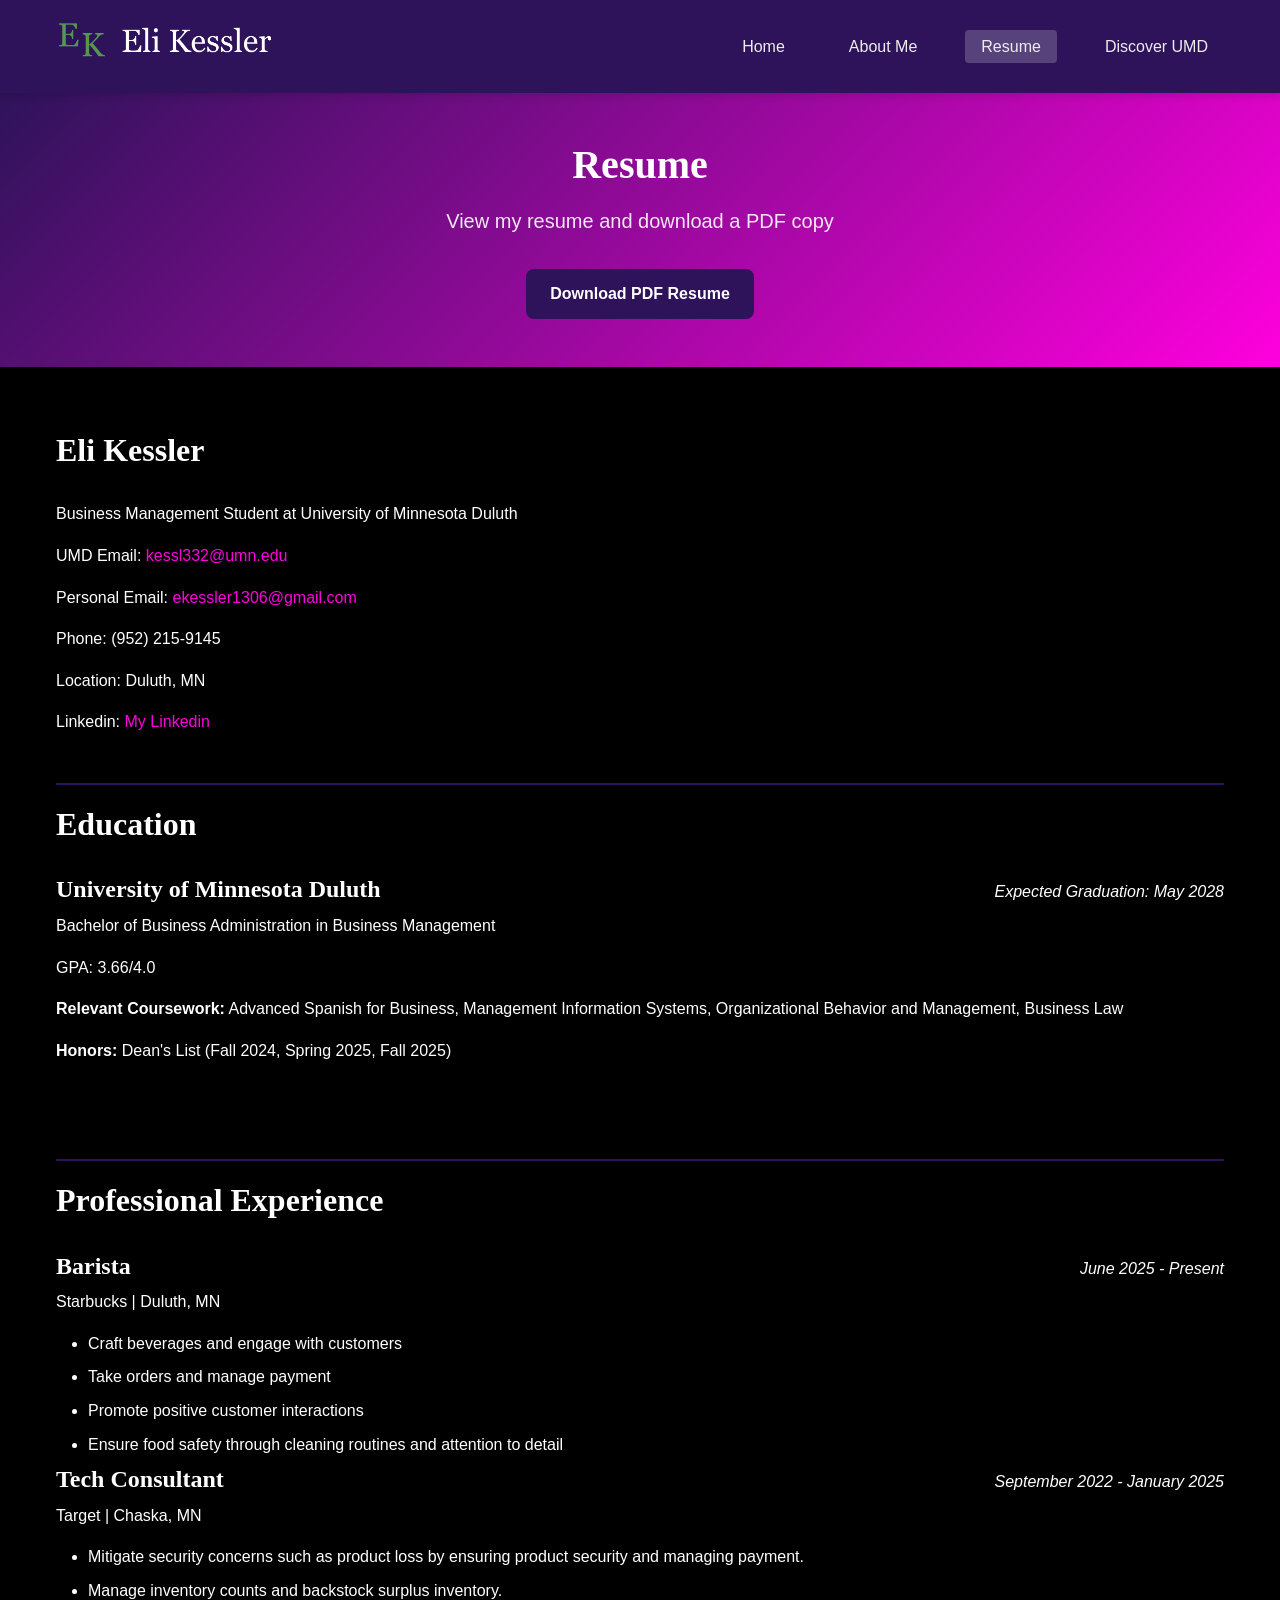
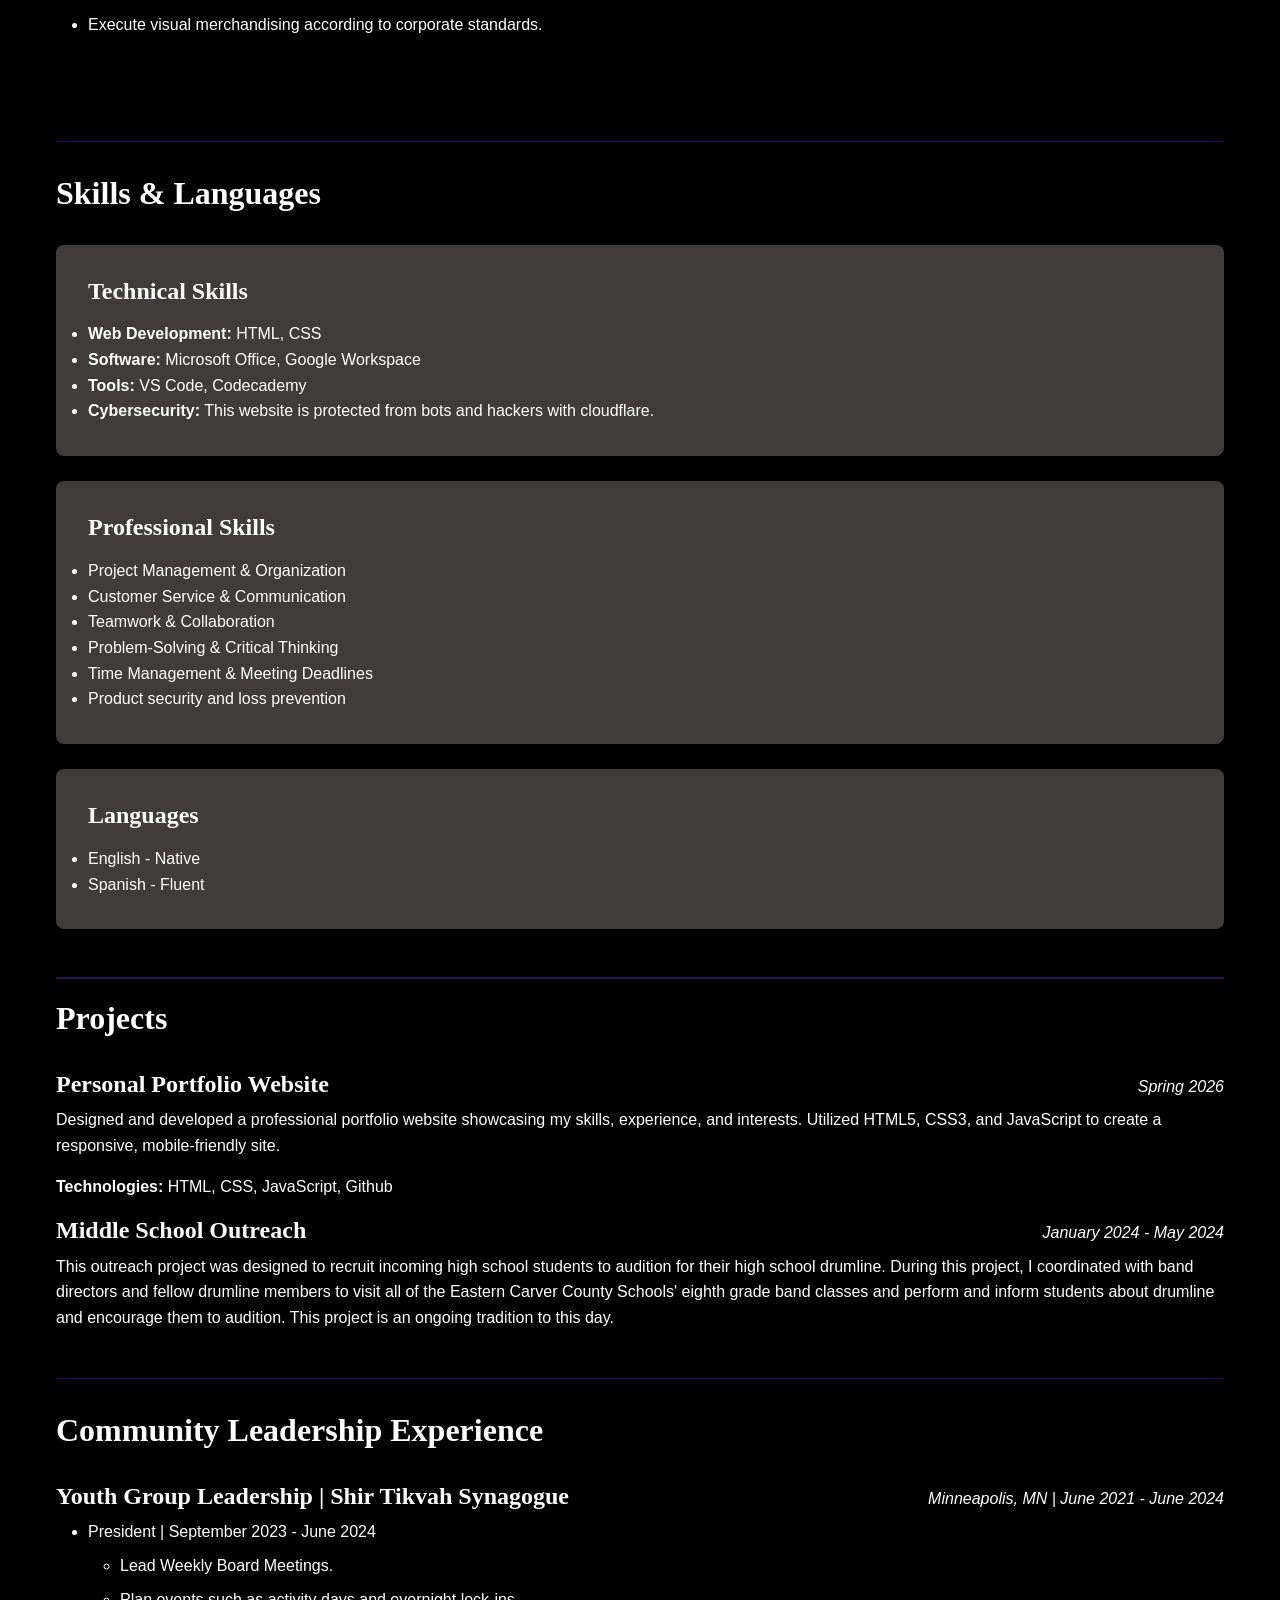
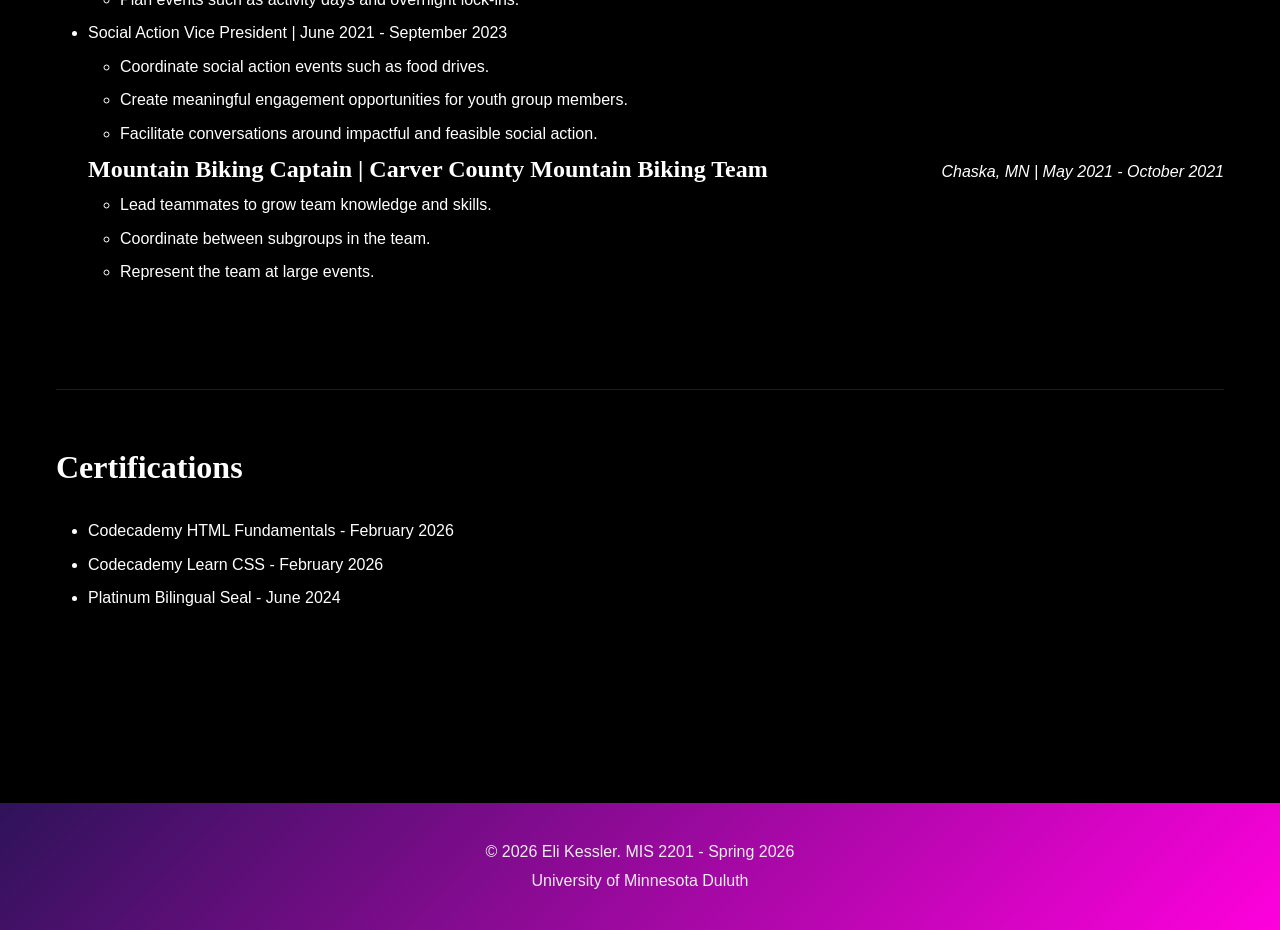
<file: resume.html>
<!DOCTYPE html>
<!-- ==================================================================================
     MIS 2201 PHASE 1: PERSONAL WEBSITE - RESUME PAGE
     ==================================================================================
     
     FILE: resume.html (RESUME PAGE)
     DUE: March 20, 2026, 11:00 AM
     POINTS: 5 pts (out of 22 pts for Required Pages Content)
     
     REQUIREMENTS FOR THIS PAGE:
     ✓ Web-formatted version of your resume
     ✓ Download button for PDF version
     ✓ Education section
     ✓ Experience section  
     ✓ Skills and achievements
     ✓ Professional formatting
     
     INSTRUCTIONS:
     1. Format your resume for the web (HTML) - NOT just paste a Word document
     2. Create a PDF version of your resume and save it in the assets/ folder
     3. Include all standard resume sections
     4. Keep formatting professional and clean
     
     ================================================================================== -->

<html lang="en">

<head>
     <link rel="icon" type="image/png" href="images/Favicon.png">
    <meta charset="UTF-8">
    <meta name="viewport" content="width=device-width, initial-scale=1.0">
    <meta name="description" content="Eli Kessler - Professional Resume">

    <!-- ACTION REQUIRED: Replace [YOUR NAME] -->
    <title>Eli Kessler - Resume | Personal Portfolio</title>

    <link rel="stylesheet" href="css/style.css">
</head>

<body>

    <!-- NAVIGATION - SAME ON ALL PAGES -->
    <nav class="navbar">
         
        <div class="container">
            <div class="logo">
                <a href="index.html"> <img src="images/Logo.png" height="50 px"/> 
                     
                   </a>
            </div>
            <ul class="nav-menu">
                <li><a href="index.html">Home</a></li>
                <li><a href="about.html">About Me</a></li>
                <li><a href="resume.html" class="active">Resume</a></li>
                <li><a href="discover-umd.html">Discover UMD</a></li>
            </ul>
            <div class="hamburger">
                <span></span>
                <span></span>
                <span></span>
            </div>
        </div>
    </nav>

    <!-- =============================================================================
         RESUME HEADER WITH PDF DOWNLOAD
         =============================================================================
         REQUIRED (Part of 5 pts for Resume Page):
         - Download button for PDF version of resume
         
         PDF CREATION INSTRUCTIONS:
         1. Create your resume in Microsoft Word, Google Docs, or similar
         2. Export/Save as PDF format
         3. Name it professionally: "YourName-Resume.pdf" (e.g., "Sarah-Johnson-Resume.pdf")
         4. Save the PDF file in the assets/ folder
         5. Update the href link below to match your filename
         
         FILE FORMAT:
         - Must be PDF (not .doc, .docx, or other formats)
         - Keep file size under 2MB (compress if needed)
         - Ensure PDF is readable and professional
         
         WHY PDF?
         - Universal format, opens on any device
         - Preserves formatting exactly as you designed it
         - Professional standard for resume submissions
         - Easy for employers to print or save
         ============================================================================= -->
    <header class="page-header resume-header">
        <div class="container">
            <h1>Resume</h1>
            <p>View my resume and download a PDF copy</p>

            <!-- PDF DOWNLOAD BUTTON - ACTION REQUIRED -->
            <a href="assets/Eli Kessler - Resume.pdf" target="_blank" rel="noopener noreferer" download class="btn btn-download">
                Download PDF Resume
            </a>
            <!-- ^^^ REPLACE:
                 Change href="assets/sample-resume.pdf" to YOUR PDF filename
                 Example: href="assets/John-Smith-Resume.pdf"
                 STUDENT EDIT - Opens the PDF in a new tab, leaving the website open
                 
                 The "download" attribute makes it download instead of opening in browser
             -->
        </div>
    </header>

    <!-- =============================================================================
         WEB-FORMATTED RESUME CONTENT
         =============================================================================
         REQUIRED (Part of 5 pts for Resume Page):
         - Web-formatted version (not just an image of your resume)
         - Professional formatting
         - All standard resume sections
         
         IMPORTANT: This is NOT copying/pasting from Word!
         You need to format it properly with HTML semantic elements.
         
         STANDARD RESUME SECTIONS TO INCLUDE:
         ✓ Contact Information
         ✓ Education
         ✓ Work Experience  
         ✓ Skills
         ✓ Projects (optional but recommended)
         ✓ Leadership/Activities (optional)
         ✓ Certifications (if applicable)
         
         TIPS FOR A STRONG RESUME:
         - Use action verbs (Developed, Managed, Created, Analyzed, etc.)
         - Quantify achievements when possible (Increased sales by 20%, Managed team of 5, etc.)
         - Tailor to your target industry/roles
         - Keep it concise - aim for 1 page
         - No typos or grammatical errors!
         ============================================================================= -->
    <section class="resume-content">
        <div class="container">

            <!-- =================================================================
                 CONTACT INFORMATION
                 ================================================================= -->
            <div class="resume-section contact-info">
                <!-- ACTION REQUIRED: Replace with YOUR information -->
                <h2>Eli Kessler</h2>
                <p class="job-title">Business Management Student at University of Minnesota Duluth</p>

                <div class="contact-details">
                    <p> UMD Email: <a href="mailto:kessl332@umn.edu">kessl332@umn.edu</a></p>
                    <p>Personal Email: <a href="mailto:ekessler1306@gmail.com">ekessler1306@gmail.com</a></p>
                    <!-- ^^^ REPLACE with your email -->

                    <p>Phone: (952) 215-9145</p>
                    <!-- ^^^ REPLACE with your phone number -->

                    <p>Location: Duluth, MN</p>
                    <!-- ^^^ REPLACE with your location (can be general like "Duluth, MN" or "Greater Minneapolis Area") -->
                    <p>Linkedin: <a target="_blank" href="https://www.linkedin.com/in/kesslere"> My Linkedin</a></p>
                    <p><script src="https://platform.linkedin.com/badges/js/profile.js" async defer type="text/javascript"></script>
<div class="badge-base LI-profile-badge" data-locale="en_US" data-size="large" data-theme="dark" data-type="HORIZONTAL" data-vanity="eli-kessler-6a3564337" data-version="v1"><a class="badge-base__link LI-simple-link" href="https://www.linkedin.com/in/eli-kessler-6a3564337?trk=profile-badge"></a></div>
                    <!-- ^^^ REPLACE with your LinkedIn profile (optional but professional)
                         If you don't have LinkedIn, you can delete this line or add your GitHub instead
                     -->
                    
                </div>
            </div>
<hr>
            <!-- =================================================================
                 EDUCATION SECTION
                 =================================================================
                 REQUIRED - All students should list their UMD education
                 
                 WHAT TO INCLUDE:
                 - School name (University of Minnesota Duluth)
                 - Degree you're pursuing (Bachelor of Science in [Your Major])
                 - Expected graduation date
                 - GPA (if 3.0 or higher - optional)
                 - Relevant coursework (optional)
                 - Honors/Awards (Dean's List, scholarships, etc.)
                 ================================================================= -->
            <div class="resume-section education">
                <h2>Education</h2>

                <!-- UMD Education - ACTION REQUIRED -->
                <div class="resume-item">
                    <div class="item-header">
                        <h3>University of Minnesota Duluth</h3>
                        <span class="date">Expected Graduation: May 2028</span>
                        <!-- ^^^ REPLACE with your expected graduation date
                             Example: "Expected Graduation: May 2027" or "Expected Graduation: December 2026"
                         -->
                    </div>
                    <p class="degree">Bachelor of Business Administration in Business Management</p>
                    <!-- ^^^ REPLACE with your actual major
                         Examples: "Bachelor of Science in Management Information Systems"
                                   "Bachelor of Business Administration in Finance"
                                   "Bachelor of Science in Marketing"
                     -->

                    <p class="gpa">GPA: 3.66/4.0</p>
                    <!-- ^^^ REPLACE with your GPA (optional - only include if 3.0 or higher)
                         If GPA is below 3.0, you can delete this line - no problem!
                     -->

                    <!-- OPTIONAL: Relevant Coursework -->
                    <p class="coursework"><strong>Relevant Coursework:</strong> Advanced Spanish for Business, Management Information Systems, Organizational Behavior and Management, Business Law</p>
                    <!-- ^^^ REPLACE with your relevant courses
                         Examples: "Database Management, Web Development, Business Analytics, Project Management"
                         This is optional - delete if you prefer not to include it
                     -->

                    <!-- OPTIONAL: Honors and Awards -->
                    <p class="honors"><strong>Honors:</strong> Dean's List (Fall 2024, Spring 2025, Fall 2025)</p>
                    <!-- ^^^ REPLACE with your honors/awards, or delete if none yet (that's okay!) -->
                </div>

                <!-- OPTIONAL: Previous Education (High School, Community College, etc.) -->
                <!-- Typically you don't need to list high school once in college, but you can if space permits -->
                <!--
                <div class="resume-item">
                    <div class="item-header">
                        <h3>[Previous School Name]</h3>
                        <span class="date">[Graduation Date]</span>
                    </div>
                    <p>[Degree/Diploma], [Additional Details]</p>
                </div>
                -->
            </div>
<hr>
            <!-- =================================================================
                 WORK EXPERIENCE SECTION
                 =================================================================
                 REQUIRED - List your work experience (jobs, internships)
                 
                 DON'T HAVE MUCH EXPERIENCE YET? That's okay!
                 - Include part-time jobs (retail, food service, etc.)
                 - Include internships (even unpaid)
                 - Include volunteer work
                 - Focus on transferable skills
                 
                 FORMAT FOR EACH JOB:
                 - Job Title
                 - Company Name
                 - Dates (Month Year - Month Year)
                 - 3-5 bullet points describing responsibilities and achievements
                 
                 WRITING GOOD BULLET POINTS:
                 - Start with action verbs (Managed, Developed, Assisted, Created, Analyzed)
                 - Quantify when possible (numbers, percentages, amounts)
                 - Focus on results and achievements, not just duties
                 - Relate to skills employers want
                 
                 EXAMPLES:
                 ✓ GOOD: "Increased customer satisfaction scores by 15% through improved service protocols"
                 ✗ BAD: "Helped customers"
                 ✓ GOOD: "Managed inventory system tracking 500+ products valued at $50,000"
                 ✗ BAD: "Did inventory"
                 ================================================================= -->
            <div class="resume-section experience">
                <h2>Professional Experience</h2>

                <!-- JOB #1 - ACTION REQUIRED -->
                <div class="resume-item">
                    <div class="item-header">
                        <h3>Barista</h3>
                        <span class="date">June 2025 - Present</span>
                        <!-- ^^^ REPLACE with dates. Use "Present" if you still work there.
                             Example: "June 2023 - Present" or "May 2022 - August 2023"
                         -->
                    </div>
                    <p class="company">Starbucks | Duluth, MN</p>
                    <!-- ^^^ REPLACE with company name and location -->

                    <ul class="responsibilities">
                        <li>Craft beverages and engage with customers</li>
                        <!-- ^^^ REPLACE with YOUR accomplishments
                             Example: "Managed daily operations of retail store serving 200+ customers per day"
                         -->
                        <li>Take orders and manage payment</li>
                        <li>Promote positive customer interactions</li>
                        <li>Ensure food safety through cleaning routines and attention to detail</li>
                        <!-- TIP: 3-5 bullet points per job is ideal -->
                    </ul>
               

                <!-- JOB #2 (if applicable) - ACTION REQUIRED -->
                <div class="resume-item">
                    <div class="item-header">
                        <h3>Tech Consultant</h3>
                        <span class="date">September 2022 - January 2025</span>
                    </div>
                    <p class="company">Target | Chaska, MN</p>
                    <ul class="responsibilities">
                        <li>Mitigate security concerns such as product loss by ensuring product security and managing payment.</li> 
                        <li>Manage inventory counts and backstock surplus inventory.</li>
                        <li>Execute visual merchandising according to corporate standards.</li>
                    </ul>
                </div>

                <!-- ADD MORE JOBS AS NEEDED - Copy/paste the above structure -->

                <!-- IF YOU DON'T HAVE WORK EXPERIENCE YET:
                     Replace "Professional Experience" with "Experience" and include:
                     - Volunteer work
                     - School projects
                     - Leadership roles in clubs/organizations
                     - Personal projects
                     Example: "Class Project Manager - MIS 2201 Semester Project"
                 -->
            </div>

            <!-- =================================================================
                 SKILLS SECTION
                 =================================================================
                 REQUIRED - Showcase your technical and professional skills
                 
                 GROUP YOUR SKILLS BY CATEGORY:
                 - Technical Skills (software, programming languages, tools)
                 - Business Skills (project management, data analysis, etc.)
                 - Soft Skills (communication, teamwork, problem-solving)
                 
                 BE HONEST - Only list skills you actually have!
                 Employers may test you on these in interviews.
                 
                 RELEVANT SKILLS FOR MIS STUDENTS:
                 - From this class: HTML, CSS, JavaScript
                 - Other coursework: SQL, Excel, PowerPoint, Word
                 - Software: Microsoft Office, Google Workspace
                 - Analytics: Data visualization, report writing
                 - Soft skills: Communication, teamwork, time management
                 ================================================================= -->
            <div class="resume-section skills">
                <h2>Skills & Languages</h2>

                <!-- TECHNICAL SKILLS - ACTION REQUIRED -->
                <div class="skill-category">
                    <h3>Technical Skills</h3>
                    <ul>
                        <li><strong>Web Development:</strong> HTML, CSS</li>
                        <!-- ^^^ You learned these in MIS 2201 - definitely include! -->

                    
                        <!-- ^^^ REPLACE with languages you've learned. If none yet, delete this line. -->

                        <li><strong>Software:</strong> Microsoft Office, Google
                            Workspace</li>
                        <!-- ^^^ REPLACE with software you're proficient in -->

                        <li><strong>Tools:</strong> VS Code, Codecademy</li>
                         <li><strong>Cybersecurity:</strong> This website is protected from bots and hackers with cloudflare.</li>
                        <!-- ^^^ REPLACE with developer tools you've used -->
                    </ul>
                </div>
<br>
                <!-- BUSINESS/PROFESSIONAL SKILLS - ACTION REQUIRED -->
                <div class="skill-category">
                    <h3>Professional Skills</h3>
                    <ul>
                        <li>Project Management & Organization</li>
                        <li>Customer Service & Communication</li>
                        <li>Teamwork & Collaboration</li>
                        <li>Problem-Solving & Critical Thinking</li>
                        <li>Time Management & Meeting Deadlines</li>
                        <li>Product security and loss prevention</li>
                       
                        <!-- ^^^ REPLACE/MODIFY based on YOUR strengths
                             These are examples - pick the ones that truly represent you
                         -->
                    </ul>
                </div>
                 <br>
                
            
               <div class="skill-category">
                    <h3>Languages</h3>
                    <ul>
                        <li> English - Native</li>
                         <li> Spanish - Fluent</li>
                       
                        <!-- ^^^ REPLACE/MODIFY based on YOUR strengths
                             These are examples - pick the ones that truly represent you
                         -->
                    </ul>
                </div>
            </div>
        </div>
             <hr>

            <!-- =================================================================
                 PROJECTS SECTION (OPTIONAL but highly recommended!)
                 =================================================================
                 Including projects shows initiative and practical application of skills
                 
                 WHAT TO INCLUDE:
                 - This website you're building!
                 - Class projects that demonstrate skills
                 - Personal projects
                 - Hackathon projects
                 - Open source contributions
                 
                 FOR EACH PROJECT:
                 - Project name
                 - Brief description (1-2 sentences)
                 - Technologies used
                 - Outcome/result (optional: link to live project)
                 ================================================================= -->
            <div class="resume-section projects">
                <h2>Projects</h2>

                <!-- THIS WEBSITE - Definitely include it! -->
                <div class="resume-item">
                    <div class="item-header">
                        <h3>Personal Portfolio Website</h3>
                        <span class="date">Spring 2026</span>
                    </div>
                    <p>Designed and developed a professional portfolio website showcasing my skills, experience, and
                        interests.
                        Utilized HTML5, CSS3, and JavaScript to create a responsive, mobile-friendly site.</p>
                    <p><strong>Technologies:</strong> HTML, CSS, JavaScript, Github</p>
                    <!-- ^^^ You can customize this, but definitely include this project! It's proof of your work. -->
                

                <!-- OTHER PROJECTS - ACTION REQUIRED -->
                <div class="resume-item">
                    <div class="item-header">
                        <h3>Middle School Outreach</h3>
                        <span class="date">January 2024 - May 2024</span>
                    </div>
                    <p>This outreach project was designed to recruit incoming high school students to audition for their high school drumline. During this project, I coordinated with band directors and fellow drumline members to visit all of the Eastern Carver County Schools' eighth grade band classes and perform and inform students about drumline and encourage them to audition. This project is an ongoing tradition to this day.</p>
                   
                

                <!-- ADD MORE PROJECTS as needed - or delete this section if you only have the website -->
            </div>

            <!-- =================================================================
                 LEADERSHIP & ACTIVITIES (OPTIONAL)
                 =================================================================
                 Shows you're well-rounded and engaged
                 Include: clubs, student organizations, volunteer work, athletics
                 ================================================================= -->
            <div class="resume-section activities">
                <h2>Community Leadership Experience</h2>

                <div class="resume-item">
                    <div class="item-header">
                        <h3>Youth Group Leadership | Shir Tikvah Synagogue</h3>
                        <span class="date">Minneapolis, MN | June 2021 - June 2024</span>
                    </div>
                    <ul>
                        <li>President | September 2023 - June 2024</li>
                        <ul>
                            <li>Lead Weekly Board Meetings.</li>
                            <li>Plan events such as activity days and overnight lock-ins.</li>
                        </ul>
                        <li>Social Action Vice President | June 2021 - September 2023</li>
                        <ul>
                            <li>Coordinate social action events such as food drives.</li>
                            <li>Create meaningful engagement opportunities for youth group members.</li>
                            <li>Facilitate conversations around impactful and feasible social action.</li>
                        </ul>
              
                 <div class="resume-item">
                    <div class="item-header">
                        <h3>Mountain Biking Captain | Carver County Mountain Biking Team</h3>
                        <span class="date">Chaska, MN | May 2021 - October 2021</span>
                    </div>
                    <ul>
                        <li>Lead teammates to grow team knowledge and skills.</li>
                        <li>Coordinate between subgroups in the team.</li>
                        <li>Represent the team at large events.</li>
                    </ul>
                </div>
            </div>

                <!-- EXAMPLES:
                     - "LSBE Student Association - Member, Fall 2024-Present"
                     - "Campus Volunteer Program - Volunteer Tutor, Spring 2025"
                     - "Intramural Basketball - Team Captain, 2024-2025"
                     
                     Delete this entire section if you don't have activities yet - that's okay!
                 -->
           <br>

            <!-- =================================================================
                 CERTIFICATIONS (OPTIONAL)
                 =================================================================
                 Include professional certifications, licenses, online course completions
                 
                 EXAMPLES:
                 - Codecademy HTML & CSS Certifications (from this class!)
                 - Google Analytics Certification
                 - Microsoft Office Specialist
                 - First Aid/CPR (if relevant to target jobs)
                 ================================================================= -->
            <div class="resume-section certifications">
                <h2>Certifications</h2>
                <ul>
                    <li>Codecademy HTML Fundamentals - February 2026</li>
                    <li>Codecademy Learn CSS - February 2026</li>
                    <!-- ^^^ You completed these for this class - include them! -->

                    <li>Platinum Bilingual Seal - June 2024</li>
                    <!-- ^^^ Add any other certifications or delete if none -->
                </ul>
                <!-- Delete entire section if you don't have certifications other than Codecademy -->
            </div>

        </div>
    </section>

    <footer>
        <div class="container">
            <p>&copy; 2026 Eli Kessler. MIS 2201 - Spring 2026</p>
            <p>University of Minnesota Duluth</p>
        </div>
    </footer>

    <script src="js/script.js"></script>

</body>

</html>

<!-- ==================================================================================
     SUBMISSION CHECKLIST FOR resume.html (Resume Page)
     ==================================================================================
     
     Before submitting, verify YOU HAVE:
     ✓ Created a PDF version of your resume and saved it in assets/ folder
     ✓ Updated PDF download button with correct filename
     ✓ Filled in ALL resume sections with YOUR information
     ✓ Contact information (email, phone, LinkedIn)
     ✓ Education section (UMD degree, expected graduation, GPA if 3.0+)
     ✓ Work experience (at least one job/internship/volunteer role)
     ✓ Skills section (technical and professional)
     ✓ Included this website project in Projects section
     ✓ Used action verbs and quantified achievements
     ✓ Proofread for typos and grammar errors
     ✓ Professional formatting maintained
     ✓ Tested PDF download button works
     ✓ Page looks good on desktop and mobile
     
     GRADING: This page is worth 5 points out of 22 total for Required Pages
     
     RESUME TIPS:
     - Keep resume to ONE PAGE (employers spend 6-10 seconds scanning resumes)
     - Use consistent formatting (same font sizes, spacing, bullet styles)
     - Focus on achievements and results, not just job duties
     - Tailor your resume to your target industry/roles
     - No personal information (age, marital status, photo on resume itself)
     - Save your PDF with a professional name: "FirstName-LastName-Resume.pdf"
     
     PDF FILE CHECK:
     ✓ File is actually PDF format (not .doc or .docx)
     ✓ File size is under 2MB
     ✓ PDF is readable and properly formatted
     ✓ PDF saved in assets/ folder
     ✓ Filename is professional (FirstName-LastName-Resume.pdf)
     
     ================================================================================== -->
</file>
<file: css/style.css>
/* ==================================================================================
   MIS 2201 PHASE 1: PERSONAL WEBSITE STYLESHEET
   ==================================================================================
   
   FILE: style.css
   PURPOSE: Main stylesheet for your personal portfolio website
   
   WHAT THIS FILE DOES:
   - Controls all visual styling (colors, fonts, layouts, spacing)
   - Makes your website responsive (looks good on phones, tablets, desktops)
   - Creates animations and interactive effects
   - Ensures consistent design across all pages
   
   ================================================================================== 
   
   CSS BASICS FOR STUDENTS
   ==================================================================================
   
   CSS (Cascading Style Sheets) controls how your HTML looks. It uses "selectors"
   to target HTML elements and apply styles to them.
   
   ANATOMY OF A CSS RULE:
   ```
   selector {
       property: value;
       another-property: another-value;
   }
   ```
   
   EXAMPLE:
   ```
   h1 {
       color: red;
       font-size: 24px;
   }
   ```
   This makes all <h1> headings red and 24 pixels tall.
   
   ================================================================================== 
   
   CUSTOMIZING THIS STYLESHEET
   ==================================================================================
   
   YOU DON'T NEED TO MODIFY THIS FILE TO COMPLETE THE PROJECT!
   
   However, if you want to customize your website's appearance, here are the
   easiest ways to do it:
   
   1. CHANGE COLORS (See CSS Variables section below)
      - Scroll down to :root { } section
      - Change the color values
      - Example: Change --primary-color from #7a0019 to #ff0000 for red
   
   2. CHANGE FONTS
      - Find the --font-primary and --font-heading variables
      - Replace with different font families
      - Example: --font-primary: 'Arial', sans-serif;
   
   3. ADJUST SPACING
      - Modify the --spacing variables to make things closer or further apart
   
   4. CHANGE BORDER RADIUS
      - Adjust --radius variables to make corners more or less rounded
   
   Make changes carefully and test in your browser after each change!
   
   ================================================================================== 
   
   CSS VARIABLES (Custom Properties)
   ==================================================================================
   
   CSS Variables let you define values once and reuse them throughout the file.
   This makes it easy to change colors, fonts, or spacing in one place.
   
   HOW TO USE:
   - Define: --variable-name: value; (in :root)
   - Use: var(--variable-name) anywhere in the file
   
   EXAMPLE:
   ```
   :root {
       --my-color: blue;
   }
   
   h1 {
       color: var(--my-color);  (h1 will be blue)
   }
   ```
   
   TIP: Change the values below to customize your entire website's look!

==================================================================================*/
/* HR break code*/

hr {
   border: none;
   border-top: 2px solid var(--primary-color);
   margin: 20px 0;
}

.header-logo {
    max-width: 200px; /* Adjust this number to make it bigger or smaller */
    height: auto;
}
/* ===== CSS VARIABLES ===== */
:root {
    /* Colors - Customize these! */
    --primary-color: #2e135a;
    /* UMD Maroon */
    --secondary-color: #3a6536;
    /* UMD Gold */
    --accent-color: #ff00dd;
    /* Blue accent */
    --text-primary: #ffffff;
    /* Dark gray */
    --text-secondary: #ffffff;
    /* Medium gray */
    --background: #000000;
    /* White */
    --background-light: #413c3c;
    /* Light gray */
    --border-color: #2f007a;
    /* Border gray */
    --link-hover: #c27ba0;

    /* Fonts */
    --font-primary: 'Georgia', Tahoma, Geneva, Verdana, sans-serif;
    --font-heading: 'Georgia', serif;

    /* Spacing */
    --spacing-xs: 0.5rem;
    --spacing-sm: 1rem;
    --spacing-md: 2rem;
    --spacing-lg: 3rem;
    --spacing-xl: 4rem;

    /* Border Radius */
    --radius-sm: 0.25rem;
    --radius-md: 0.5rem;
    --radius-lg: 1rem;

    /* Shadows */
    --shadow-sm: 0 1px 2px rgba(0, 0, 0, 0.05);
    --shadow-md: 0 4px 6px rgba(0, 0, 0, 0.1);
    --shadow-lg: 0 10px 15px rgba(0, 0, 0, 0.1);
}

/* ===== RESET & BASE STYLES ===== */
* {
    margin: 0;
    padding: 0;
    box-sizing: border-box;
}

html {
    scroll-behavior: smooth;
}

body {
    font-family: var(--font-primary);
    color: var(--text-primary);
    line-height: 1.6;
    background-color: var(--background);
}

.container {
    max-width: 1200px;
    margin: 0 auto;
    padding: 0 var(--spacing-sm);
}

/* ===== TYPOGRAPHY ===== */
h1,
h2,
h3,
h4,
h5,
h6 {
    font-family: var(--font-heading);
    line-height: 1.2;
    margin-bottom: var(--spacing-sm);
    color: var(--text-primary);
}

h1 {
    font-size: 2.5rem;
}

h2 {
    font-size: 2rem;
    margin-bottom: var(--spacing-md);
}

h3 {
    font-size: 1.5rem;
}

p {
    margin-bottom: var(--spacing-sm);
}

a {
    color: var(--accent-color);
    text-decoration: none;
    transition: color 0.3s ease;
}

a:hover {
    color: var(--accent-color);
    text-decoration: underline;
}

/* ===== NAVIGATION ===== */
.navbar {
    background-color: var(--primary-color);
    color: white;
    padding: var(--spacing-sm) 0;
    box-shadow: var(--shadow-md);
    position: sticky;
    top: 0;
    z-index: 1000;
}

.navbar .container {
    display: flex;
    justify-content: space-between;
    align-items: center;
}

.logo a {
    color: white;
    font-size: 1.5rem;
    font-weight: bold;
    text-decoration: none;
}

.nav-menu {
    display: flex;
    list-style: none;
    gap: var(--spacing-md);
}

.nav-menu a {
    color: #ededed;
    padding: 0.5rem 1rem;
    border-radius: var(--radius-sm);
    transition: background-color 0.3s ease;
}

.nav-menu a:hover,
.nav-menu a.active {
    background-color: rgba(255, 255, 255, 0.2);
    text-decoration: none;
}

/* Hamburger Menu (Mobile) */
.hamburger {
    display: none;
    flex-direction: column;
    cursor: pointer;
    gap: 4px;
}

.hamburger span {
    width: 25px;
    height: 3px;
    background-color: white;
    transition: 0.3s;
}

/* ===== HERO SECTION ===== */
.hero {
    background: linear-gradient(135deg, var(--primary-color) 0%, var(--accent-color) 100%);
    color: white;
    padding: var(--spacing-xl) 0;
    text-align: center;
}

.hero-content {
    max-width: 800px;
    margin: 0 auto;
}

.headshot {
    width: 200px;
    height: 200px;
    border-radius: 50%;
    object-fit: cover;
    border: 5px solid white;
    box-shadow: var(--shadow-lg);
    margin-bottom: var(--spacing-md);
}

.hero h1 {
    color: white;
    margin-bottom: var(--spacing-sm);
}

.intro {
    font-size: 1.25rem;
    max-width: 600px;
    margin: 0 auto;
}

/* ===== SECTIONS ===== */
section {
    padding: var(--spacing-xl) 0;
}

section:nth-child(even) {
    background-color: var(--background-light);
}

.page-header {
     background: linear-gradient(135deg, var(--primary-color) 0%, var(--accent-color) 100%);
    color: white;
    padding: var(--spacing-lg) 0;
    text-align: center;
}

.page-header h1 {
    color: white;
}

.page-header p {
    font-size: 1.25rem;
    opacity: 0.9;
}

/* ===== BUTTONS ===== */
.btn {
    display: inline-block;
    padding: 0.75rem 1.5rem;
    border-radius: var(--radius-md);
    font-weight: bold;
    text-decoration: none;
    transition: all 0.3s ease;
    cursor: pointer;
    border: none;
}

.btn-primary {
    background-color: var(--primary-color);
    color: white;
}

.btn-primary:hover {
    background-color: var(--primary-color);
    text-decoration: none;
    transform: translateY(-2px);
    box-shadow: var(--shadow-lg);
}

.btn-secondary {
    background-color: var(--secondary-color);
    color: var(--text-primary);
}

.btn-secondary:hover {
    background-color: #e6b800;
    text-decoration: none;
    transform: translateY(-2px);
}

.btn-download {
    background-color: var(--primary-color);
    color: white;
    margin-top: var(--spacing-sm);
  
}

.btn-download:hover {
    background-color: var(--primary-color);
    text-decoration: none;
    
}

/* ===== GRIDS ===== */
.hobby-grid,
.highlights-grid,
.reasons-grid,
.facts-grid,
.skills-grid {
    display: grid;
    grid-template-columns: repeat(auto-fit, minmax(250px, 1fr));
    gap: var(--spacing-md);
    margin-top: var(--spacing-md);
}

/* ===== CARDS ===== */
.hobby-card,
.reason-card,
.highlight-item,
.highlight-card,
.company-card {
    background: #3a6536;
    padding: var(--spacing-md);
    border-radius: var(--radius-lg);
    box-shadow: var(--shadow-md);
    transition: transform 0.3s ease, box-shadow 0.3s ease;
}

.hobby-card:hover,
.reason-card:hover,
.highlight-item:hover,
.highlight-card:hover {
    transform: translateY(-5px);
    box-shadow: var(--shadow-lg);
}

.hobby-card img {
    width: 100%;
    height: 300px;
    object-fit: cover;
    border-radius: var(--radius-md);
    margin-bottom: var(--spacing-sm);
}

.highlight-item img,
.highlight-card img {
    width: 100%;
    height: auto;
    border-radius: var(--radius-md);
    margin-bottom: var(--spacing-sm);
}

.reason-card .icon {
    font-size: 3rem;
    margin-bottom: var(--spacing-sm);
}

/* ===== VIDEO CONTAINERS ===== */
.video-container {
    position: relative;
    padding-bottom: 56.25%;
    /* 16:9 Aspect Ratio */
    height: 0;
    overflow: hidden;
    max-width: 800px;
    margin: var(--spacing-md) auto;
    border-radius: var(--radius-lg);
    box-shadow: var(--shadow-lg);
}

.video-container iframe,
.video-container video {
    position: absolute;
    top: 0;
    left: 0;
    width: 100%;
    height: 100%;
}

/* ===== RESUME SPECIFIC ===== */
.resume-section {
    margin-bottom: var(--spacing-lg);
}

.resume-item {
    margin-bottom: var(--spacing-md);
    padding-bottom: var(--spacing-md);
    border-bottom: 1px solid var(--border-color);
}

.resume-item:last-child {
    border-bottom: none;
}

.item-header {
    display: flex;
    justify-content: space-between;
    align-items: baseline;
    margin-bottom: var(--spacing-xs);
}

.item-header h3 {
    margin-bottom: 0;
}

.date {
    color: var(--text-secondary);
    font-style: italic;
}

.institution {
    color: var(--text-secondary);
    margin-bottom: var(--spacing-sm);
}

.resume-item ul {
    margin-left: var(--spacing-md);
}

.resume-item li {
    margin-bottom: var(--spacing-xs);
}

.skill-category {
    background: var(--background-light);
    padding: var(--spacing-md);
    border-radius: var(--radius-md);
}

/* ===== COMPANIES (About Page) ===== */
.company-card {
    margin-bottom: var(--spacing-md);
}

.company-header {
    display: flex;
    align-items: center;
    gap: var(--spacing-sm);
    margin-bottom: var(--spacing-md);
}

.company-logo {
    width: 80px;
    height: 80px;
    object-fit: contain;
}

.company-details h4 {
    margin-top: var(--spacing-md);
    color: var(--primary-color);
}

.company-details ul {
    margin-left: var(--spacing-md);
}

/* ===== HOBBY DETAILS (About Page) ===== */
.hobby-detail {
    margin-bottom: var(--spacing-lg);
    padding-bottom: var(--spacing-lg);
    border-bottom: none;
}

.hobby-detail:last-child {
    border-bottom: none;
}

.hobby-images {
    display: grid;
    grid-template-columns: repeat(auto-fit, minmax(300px, 1fr));
    gap: var(--spacing-sm);
    margin: var(--spacing-md) 0;
}

.hobby-images img {
    width: 100%;
    height: 300px;
    object-fit: cover;
    border-radius: var(--radius-md);
}

/* ===== UMD FACTS ===== */
.facts-grid {
    text-align: center;
}

.fact {
    padding: var(--spacing-md);
}

.fact-number {
    font-size: 2.5rem;
    font-weight: bold;
    color: var(--primary-color);
}

.fact-label {
    color: var(--text-secondary);
    font-size: 0.9rem;
}

/* ===== CTA SECTION ===== */
.cta {
    background: var(--primary-color);
    text-align: center;
    padding: var(--spacing-xl) 0;
    
}

.cta h2,
.cta p {
    color: white;
}

.cta-buttons {
    display: flex;
    gap: var(--spacing-sm);
    justify-content: center;
    margin-top: var(--spacing-md);
    
}

/* ===== FOOTER ===== */
footer {
      background: linear-gradient(135deg, var(--primary-color) 0%, var(--accent-color) 100%);
    color: #ededed;
    text-align: center;
    padding: var(--spacing-md) 0;
}

footer p {
    margin: 0.25rem 0;
}

/* ===== RESPONSIVE DESIGN ===== */
@media (max-width: 768px) {

    /* Mobile navigation */
    .nav-menu {
        position: fixed;
        left: -100%;
        top: 60px;
        flex-direction: column;
        background-color: var(--primary-color);
        width: 100%;
        text-align: center;
        transition: 0.3s;
        box-shadow: var(--shadow-lg);
        padding: var(--spacing-md) 0;
    }

    .nav-menu.active {
        left: 0;
    }

    .hamburger {
        display: flex;
    }

    /* Typography adjustments */
    h1 {
        font-size: 2rem;
    }

    h2 {
        font-size: 1.75rem;
    }

    /* Grid adjustments */
    .hobby-grid,
    .highlights-grid,
    .reasons-grid {
        grid-template-columns: 1fr;
    }

    /* Header adjustments */
    .item-header {
        flex-direction: column;
        align-items: flex-start;
    }

    /* CTA buttons */
    .cta-buttons {
        flex-direction: column;
        align-items: center;
    }

    .btn {
        width: 80%;
    }
}

/* ===== UTILITY CLASSES ===== */
.text-center {
    text-align: center;
}

.mt-1 {
    margin-top: var(--spacing-sm);
}

.mt-2 {
    margin-top: var(--spacing-md);
}

.mt-3 {
    margin-top: var(--spacing-lg);
}

.mb-1 {
    margin-bottom: var(--spacing-sm);
}

.mb-2 {
    margin-bottom: var(--spacing-md);
}

.mb-3 {
    margin-bottom: var(--spacing-lg);
}

/* ===== ANIMATIONS ===== */
@keyframes fadeIn {
    from {
        opacity: 0;
        transform: translateY(20px);
    }

    to {
        opacity: 1;
        transform: translateY(0);
    }
}

.fade-in {
    animation: fadeIn 0.6s ease-out;
}
</file>
